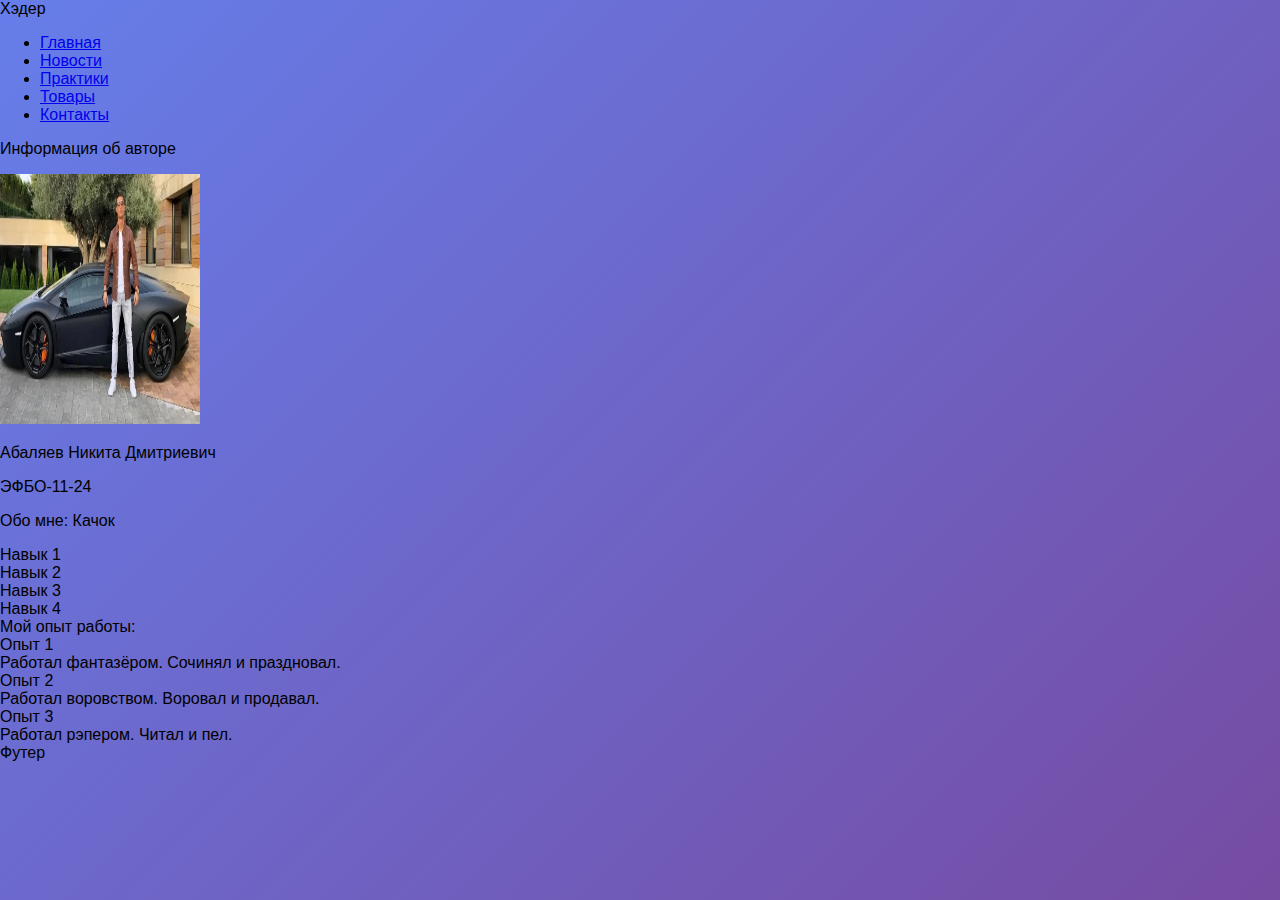
<file: index.html>
<!DOCTYPE html>
<html lamg = "ru">
    <head>
        <meta charset="UTF-8">
        <meta name="viewport" content="width=device-width, initial-scale=1.0">
        <title>Семестровая работа</title>
        <link rel="stylesheet" href="style/style.css">
    </head>
    <body>
        <div id="header">Хэдер</div>
        <div id="menu">
            <ul>
                <li><a href="index.html">Главная</a></li>
                <li><a href="pages/news.html">Новости</a></li>
                <li><a href="pages/practices.html">Практики</a></li> 
                <li><a href="pages/goods.html">Товары</a></li>
                <li><a href="pages/contacts.html">Контакты</a></li>
            </ul>
        </div>
        <div id="content">
            <p>Информация об авторе</p>
            <img src="/images/photo.webp" alt="Фото автора" width="200" height="250">
            <p>Абаляев Никита Дмитриевич</p>
            <p>ЭФБО-11-24</p>
            <p>Обо мне: Качок</p>
            <div>Навык 1</div>
            <div>Навык 2</div>
            <div>Навык 3</div>
            <div>Навык 4</div>
            <div>
                Мой опыт работы:
                <div>
                    Опыт 1<br>
                    Работал фантазёром. Сочинял и праздновал.
                </div>
                <div>
                    Опыт 2<br>
                    Работал воровством. Воровал и продавал.
                </div>
                <div>
                    Опыт 3<br>
                    Работал рэпером. Читал и пел.
                </div>
            </div>
        </div>
        <div id="footer">Футер</div>    
    </body>
</html>
</file>
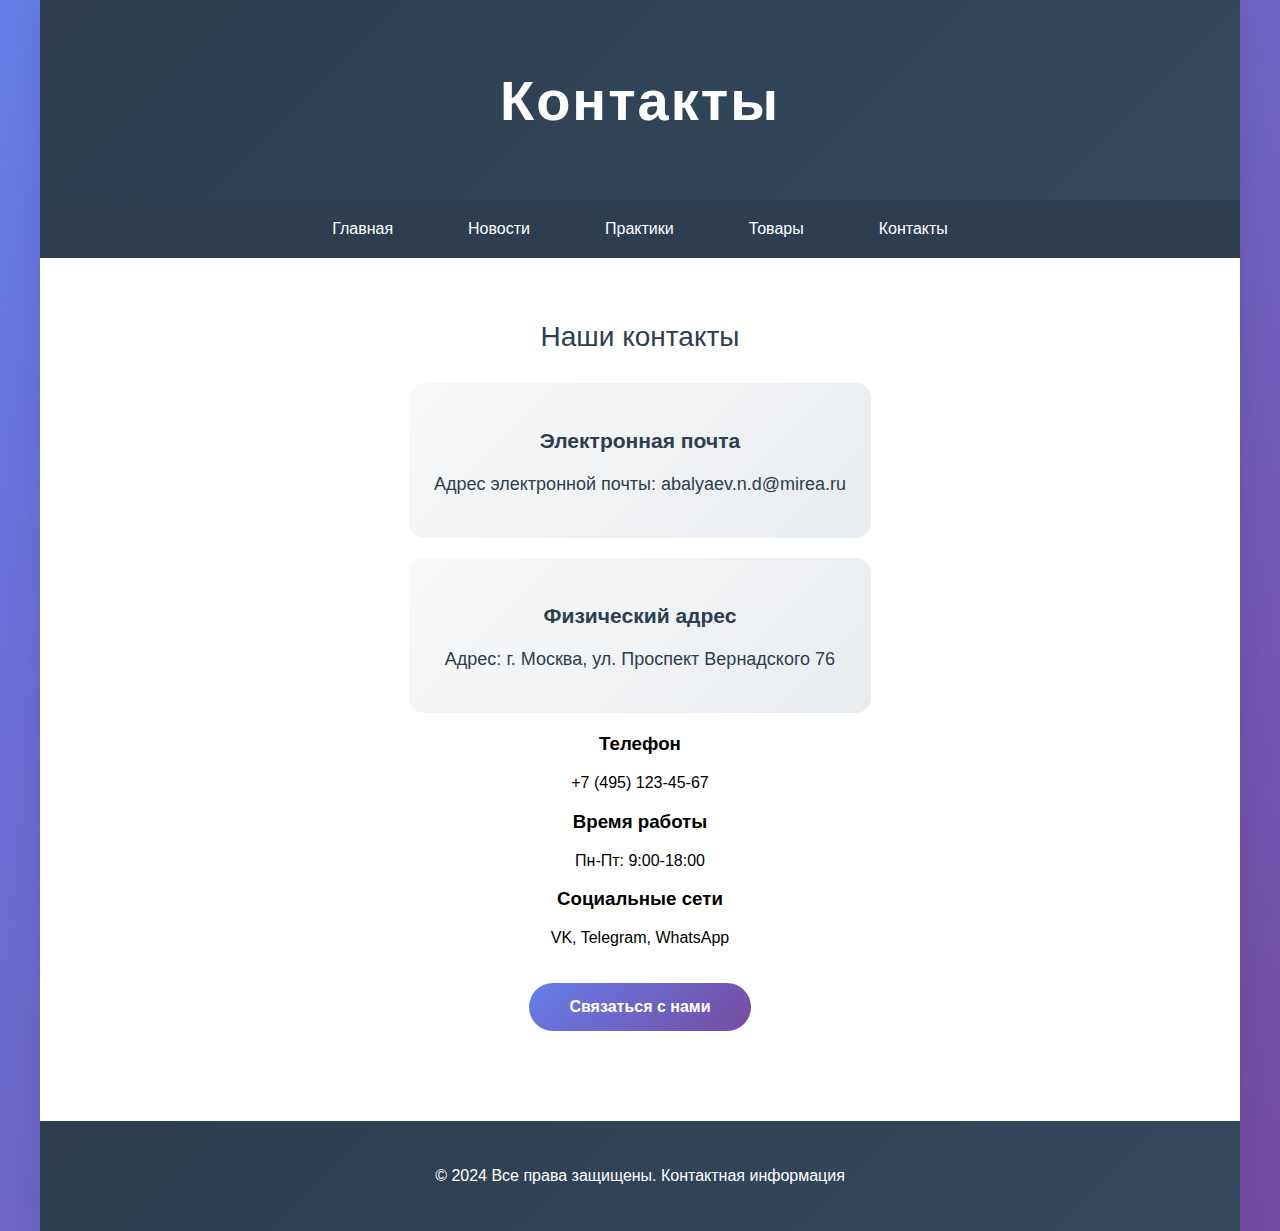
<file: pages/contacts.html>
<!DOCTYPE html>
<html lang="ru">

<head>
    <meta charset="UTF-8">
    <meta name="viewport" content="width=device-width, initial-scale=1.0">
    <title>Контакты</title>
    <link rel="stylesheet" href="../style/style.css">
    <style>
        /* Стили для модального окна */
        dialog::backdrop {
            background: rgba(0, 0, 0, 0.6);
            animation: fadeIn 0.3s ease;
        }

        dialog {
            border: none;
            border-radius: 12px;
            padding: 0;
            box-shadow: 0 10px 30px rgba(0, 0, 0, 0.3);
            animation: slideIn 0.3s ease;
            max-width: 500px;
            width: 90vw;
            max-height: 90vh;
            overflow-y: auto;
        }

        .modal-header {
            background: linear-gradient(135deg, #2c3e50 0%, #34495e 100%);
            color: white;
            padding: 1.5rem;
            border-radius: 12px 12px 0 0;
            margin: 0;
        }

        .modal-header h2 {
            margin: 0;
            color: white;
            font-size: 1.5rem;
        }

        .modal-content {
            padding: 2rem;
        }

        .form-group {
            margin-bottom: 1.5rem;
        }

        .form-group label {
            display: block;
            margin-bottom: 0.5rem;
            font-weight: 600;
            color: #2c3e50;
        }

        .form-group input,
        .form-group select,
        .form-group textarea {
            width: 100%;
            padding: 0.75rem;
            border: 2px solid #e9ecef;
            border-radius: 6px;
            font-size: 1rem;
            transition: border-color 0.3s ease;
            box-sizing: border-box;
        }

        .form-group input:focus,
        .form-group select:focus,
        .form-group textarea:focus {
            outline: none;
            border-color: #667eea;
        }

        .form-group textarea {
            min-height: 100px;
            resize: vertical;
        }

        .modal-actions {
            display: flex;
            gap: 1rem;
            justify-content: flex-end;
            margin-top: 2rem;
        }

        .btn {
            padding: 0.75rem 1.5rem;
            border: none;
            border-radius: 6px;
            cursor: pointer;
            font-size: 1rem;
            transition: all 0.3s ease;
            font-weight: 600;
        }

        .btn-primary {
            background: linear-gradient(135deg, #667eea 0%, #764ba2 100%);
            color: white;
        }

        .btn-primary:hover {
            transform: translateY(-2px);
            box-shadow: 0 5px 15px rgba(102, 126, 234, 0.4);
        }

        .btn-secondary {
            background: #f8f9fa;
            color: #2c3e50;
            border: 2px solid #e9ecef;
        }

        .btn-secondary:hover {
            background: #e9ecef;
        }

        .required {
            color: #e74c3c;
        }

        @keyframes fadeIn {
            from {
                opacity: 0;
            }

            to {
                opacity: 1;
            }
        }

        @keyframes slideIn {
            from {
                opacity: 0;
                transform: translateY(-50px) scale(0.9);
            }

            to {
                opacity: 1;
                transform: translateY(0) scale(1);
            }
        }

        /* Адаптивность */
        @media (max-width: 600px) {
            dialog {
                margin: 1rem;
                width: calc(100vw - 2rem);
            }

            .modal-actions {
                flex-direction: column;
            }

            .btn {
                width: 100%;
            }
        }
    </style>
</head>

<body>
    <div class="page-container">
        <header class="header">
            <h1>Контакты</h1>
        </header>

        <nav class="nav">
            <ul class="nav-list">
                <li class="nav-item"><a class="nav-link" href="../index.html">Главная</a></li>
                <li class="nav-item"><a class="nav-link" href="news.html">Новости</a></li>
                <li class="nav-item"><a class="nav-link" href="practices.html">Практики</a></li>
                <li class="nav-item"><a class="nav-link" href="goods.html">Товары</a></li>
                <li class="nav-item"><a class="nav-link" href="contacts.html">Контакты</a></li>
            </ul>
        </nav>

        <main class="content">
            <section class="contacts-container">
                <h2 class="section-title">Наши контакты</h2>

                <article class="contact-info">
                    <h3>Электронная почта</h3>
                    <p>Адрес электронной почты: abalyaev.n.d@mirea.ru</p>
                </article>

                <article class="contact-info">
                    <h3>Физический адрес</h3>
                    <p>Адрес: г. Москва, ул. Проспект Вернадского 76</p>
                </article>

                <div class="contact-grid">
                    <div class="contact-item">
                        <h3>Телефон</h3>
                        <p>+7 (495) 123-45-67</p>
                    </div>
                    <div class="contact-item">
                        <h3>Время работы</h3>
                        <p>Пн-Пт: 9:00-18:00</p>
                    </div>
                    <div class="contact-item">
                        <h3>Социальные сети</h3>
                        <p>VK, Telegram, WhatsApp</p>
                    </div>
                </div>

                <!-- Измененная кнопка для открытия модального окна -->
                <button class="contact-button" onclick="contactModal.showModal()">Связаться с нами</button>
            </section>
        </main>

        <footer class="footer">
            <p>© 2024 Все права защищены. Контактная информация</p>
        </footer>

        <!-- Модальное окно для формы обратной связи -->
        <dialog id="contactModal">
            <div class="modal-header">
                <h2>Форма обратной связи</h2>
            </div>

            <div class="modal-content">
                <form id="feedbackForm" method="dialog">
                    <div class="form-group">
                        <label for="name">Имя <span class="required">*</span></label>
                        <input type="text" id="name" name="name" required placeholder="Введите ваше имя">
                    </div>

                    <div class="form-group">
                        <label for="phone">Телефон <span class="required">*</span></label>
                        <input type="tel" id="phone" name="phone" required placeholder="+7 (XXX) XXX-XX-XX">
                    </div>

                    <div class="form-group">
                        <label for="email">Электронная почта <span class="required">*</span></label>
                        <input type="email" id="email" name="email" required placeholder="example@mail.ru">
                    </div>

                    <div class="form-group">
                        <label for="category">Категория обращения <span class="required">*</span></label>
                        <select id="category" name="category" required>
                            <option value="">Выберите категорию</option>
                            <option value="technical">Техническая поддержка</option>
                            <option value="commercial">Коммерческое предложение</option>
                            <option value="cooperation">Сотрудничество</option>
                            <option value="complaint">Жалоба</option>
                            <option value="suggestion">Предложение</option>
                            <option value="other">Другое</option>
                        </select>
                    </div>

                    <div class="form-group">
                        <label for="message">Текст обращения <span class="required">*</span></label>
                        <textarea id="message" name="message" required
                            placeholder="Опишите вашу проблему или вопрос..."></textarea>
                    </div>

                    <div class="modal-actions">
                        <!-- Кнопка отмены с автоматическим закрытием через form method="dialog" -->
                        <button type="button" class="btn btn-secondary" onclick="closeModal()">Отмена</button>
                        <!-- Кнопка отправки с обработкой через JavaScript -->
                        <button type="button" class="btn btn-primary" onclick="submitForm()">Отправить</button>
                    </div>
                </form>
            </div>
        </dialog>

        <script>
            // Получаем элементы модального окна и формы
            const contactModal = document.getElementById('contactModal');
            const form = document.getElementById('feedbackForm');

            // Функция для отправки формы
            function submitForm() {
                const formData = new FormData(form);

                // Простая валидация
                if (!form.checkValidity()) {
                    form.reportValidity();
                    return;
                }

                // Собираем данные формы
                const data = {
                    name: formData.get('name'),
                    phone: formData.get('phone'),
                    email: formData.get('email'),
                    category: formData.get('category'),
                    message: formData.get('message')
                };

                // В реальном приложении здесь был бы AJAX-запрос
                console.log('Данные формы:', data);

                // Показываем уведомление об успешной отправке
                alert('Спасибо! Ваше обращение отправлено. Мы свяжемся с вами в ближайшее время.');

                // Закрываем модальное окно
                contactModal.close();

                // Очищаем форму
                form.reset();
            }

            // Функция для закрытия модального окна
            function closeModal() {
                contactModal.close();
                form.reset();
            }

            // Закрытие модального окна по клику на фон
            contactModal.addEventListener('click', function (event) {
                if (event.target === this) {
                    closeModal();
                }
            });

            // Обработка отправки формы через Enter (предотвращаем стандартное поведение)
            form.addEventListener('keypress', function (event) {
                if (event.key === 'Enter' && event.target.type !== 'textarea') {
                    event.preventDefault();
                }
            });

            // Закрытие по Escape
            contactModal.addEventListener('keydown', function (event) {
                if (event.key === 'Escape') {
                    closeModal();
                }
            });
        </script>
    </div>
</body>

</html>
</file>
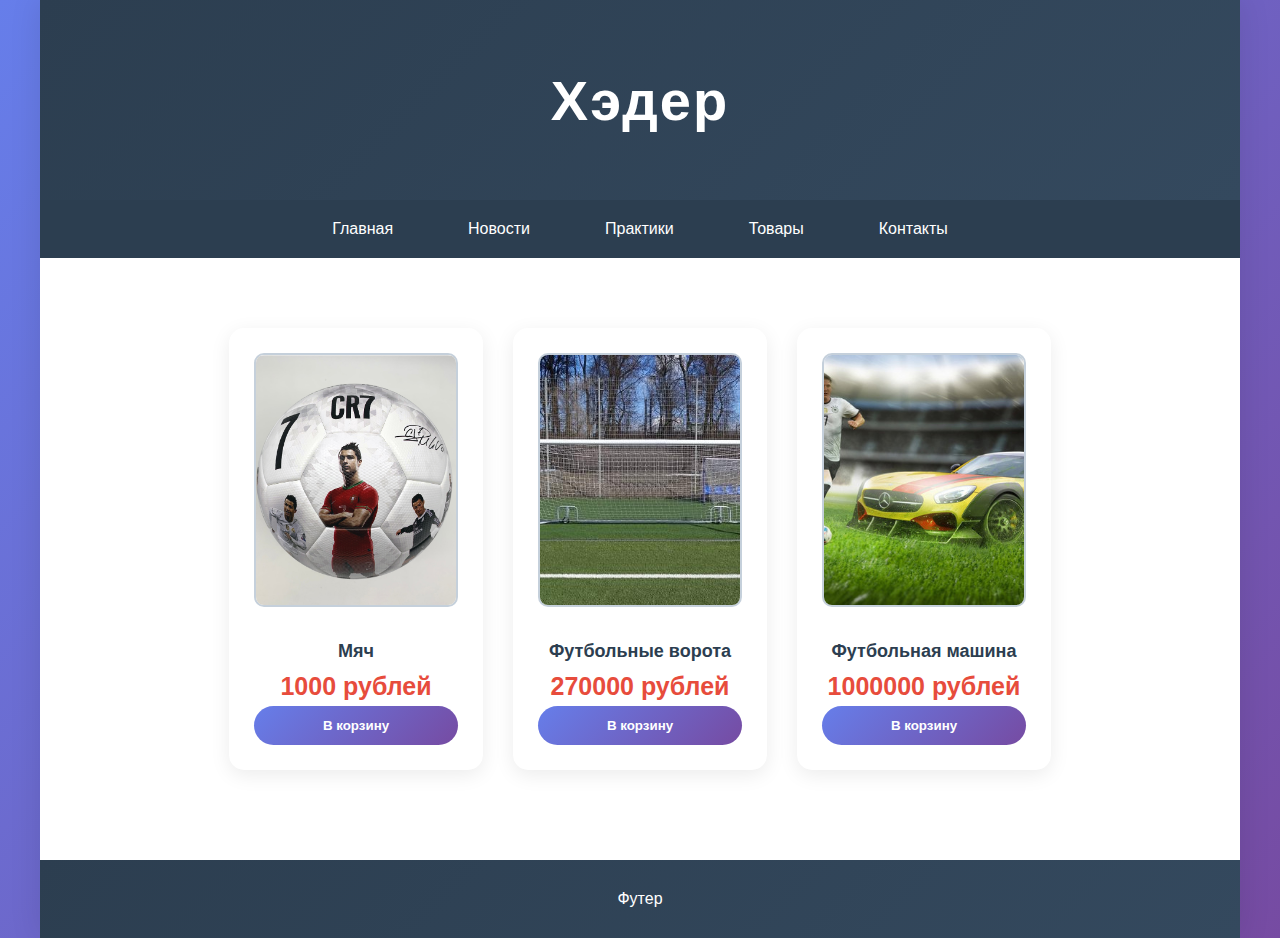
<file: pages/goods.html>
<!DOCTYPE html>
<html lang="en">

<head>
    <meta charset="UTF-8">
    <meta name="viewport" content="width=device-width, initial-scale=1.0">
    <title>Товары</title>
    <link rel="stylesheet" href="../style/style.css">
</head>

<body>
    <div class="page-container">
        <header class="header">
            <h1>
                Хэдер
            </h1>
        </header>
        <nav class="nav">
            <ul class="nav-list">
                <li class="nav-item"><a class="nav-link" href="../index.html">Главная</a></li>
                <li class="nav-item"><a class="nav-link" href="news.html">Новости</a></li>
                <li class="nav-item"><a class="nav-link" href="practices.html">Практики</a></li>
                <li class="nav-item"><a class="nav-link" href="goods.html">Товары</a></li>
                <li class="nav-item"><a class="nav-link" href="contacts.html">Контакты</a></li>
            </ul>
        </nav>
        <main class="content">
            <div class="goodsbox">
                <section class="goods">
                    <img class="goods-image" src="../images/goods1.jpg" alt="Мышка">
                    <h3 class="goods-name">Мяч</h3>
                    <p class="goods-price">1000 рублей</p>
                    <button class="product-button">В корзину</button>
                </section>
                <section class="goods">
                    <img class="goods-image" src="../images/goods2.jpg" alt="Клавиатура">
                    <h3 class="goods-name">Футбольные ворота</h3>
                    <p class="goods-price">270000 рублей</p>
                    <button class="product-button">В корзину</button>
                </section>
                <section class="goods">
                    <img class="goods-image" src="../images/goods3.jpg" alt="Наушники">
                    <h3 class="goods-name">Футбольная машина</h3>
                    <p class="goods-price">1000000 рублей</p>
                    <button class="product-button">В корзину</button>
                </section>
            </div>
        </main>
        <footer class="footer">
            Футер
        </footer>
    </div>
</body>

</html>
</file>
<file: style/style.css>
/* ===== БАЗОВЫЕ СТИЛИ ===== */
body {
    font-family: 'Segoe UI', Tahoma, Geneva, Verdana, sans-serif;
    margin: 0;
    padding: 0;
    background: linear-gradient(135deg, #667eea 0%, #764ba2 100%);
    min-height: 100vh;
}

/* ===== КОНТЕЙНЕР СТРАНИЦЫ ===== */
/* ИЗМЕНЕНИЕ: Добавили CSS Grid для основного макета страницы */
.page-container {
    max-width: 1200px;
    margin: 0 auto;
    background: white;
    min-height: 100vh;
    box-shadow: 0 0 30px rgba(0, 0, 0, 0.1);
    /* Новое: Сеточный макет для семантических областей */
    display: grid;
    grid-template-rows: auto auto 1fr auto;
    grid-template-areas:
        "header"
        "nav"
        "main"
        "footer";
}

/* ===== ШАПКА ===== */
.header {
    background: linear-gradient(135deg, #2c3e50 0%, #34495e 100%);
    color: white;
    text-align: center;
    padding: 30px;
    font-size: 28px;
    font-weight: 300;
    letter-spacing: 2px;
    /* Новое: Привязка к области сетки */
    grid-area: header;
}

/* ===== НАВИГАЦИЯ ===== */
.nav {
    background: #2c3e50;
    padding: 20px 0;
    /* Новое: Привязка к области сетки */
    grid-area: nav;
}

.nav-list {
    list-style: none;
    margin: 0;
    padding: 0;
    display: flex;
    justify-content: center;
    gap: 25px;
}

.nav-item {
    margin: 0;
}

.nav-link {
    color: white;
    text-decoration: none;
    padding: 12px 25px;
    border-radius: 25px;
    transition: all 0.3s ease;
    font-weight: 500;
}

.nav-link:hover {
    background: rgba(255, 255, 255, 0.1);
    transform: translateY(-2px);
}

/* ===== ОСНОВНОЙ КОНТЕНТ ===== */
/* ИЗМЕНЕНИЕ: Заменили .content на main для семантики */
main.content {
    padding: 40px;
    max-width: 900px;
    margin: 0 auto;
    /* Новое: Привязка к области сетки */
    grid-area: main;
}

/* ===== ГЛАВНАЯ СТРАНИЦА ===== */
.profile-header {
    text-align: center;
    margin-bottom: 40px;
}

.profile-title {
    font-size: 32px;
    color: #2c3e50;
    margin-bottom: 10px;
    font-weight: 300;
}

.profile-photo {
    width: 220px;
    height: 280px;
    border-radius: 15px;
    object-fit: cover;
    margin: 20px auto;
    border: 4px solid #667eea;
    box-shadow: 0 8px 25px rgba(102, 126, 234, 0.3);
}

.profile-name {
    font-size: 24px;
    color: #2c3e50;
    margin: 10px 0;
    font-weight: 500;
}

.profile-group {
    font-size: 18px;
    color: #7f8c8d;
    margin: 5px 0;
}

.about-me {
    background: linear-gradient(135deg, #f8f9fa 0%, #e9ecef 100%);
    padding: 25px;
    border-radius: 15px;
    margin: 30px 0;
    border-left: 5px solid #667eea;
    font-size: 16px;
    line-height: 1.8;
}

/* ===== НАВЫКИ ===== */
/* ИЗМЕНЕНИЕ: Добавили CSS Grid для навыков */
.skills-grid {
    display: grid;
    grid-template-columns: repeat(auto-fit, minmax(150px, 1fr));
    gap: 15px;
    margin: 20px 0;
}

.skill-tag {
    background: linear-gradient(135deg, #4facfe 0%, #00f2fe 100%);
    color: white;
    padding: 12px 25px;
    border-radius: 25px;
    font-weight: 600;
    font-size: 14px;
    box-shadow: 0 4px 15px rgba(79, 172, 254, 0.3);
    transition: all 0.3s ease;
    text-align: center;
}

.skill-tag:hover {
    transform: translateY(-3px);
    box-shadow: 0 6px 20px rgba(79, 172, 254, 0.4);
}

/* ===== ОПЫТ РАБОТЫ ===== */
.experience-section {
    margin-top: 50px;
}

.section-title {
    font-size: 28px;
    color: #2c3e50;
    text-align: center;
    margin-bottom: 30px;
    font-weight: 300;
}

/* ИЗМЕНЕНИЕ: Добавили CSS Grid для карточек опыта */
.experience-grid {
    display: grid;
    grid-template-columns: repeat(auto-fit, minmax(300px, 1fr));
    gap: 20px;
}

.experience-card {
    background: white;
    padding: 25px;
    border-radius: 12px;
    box-shadow: 0 5px 20px rgba(0, 0, 0, 0.08);
    border-left: 4px solid #667eea;
    transition: transform 0.3s ease;
}

.experience-card:hover {
    transform: translateX(5px);
}

.experience-title {
    font-size: 20px;
    color: #2c3e50;
    margin: 0 0 10px 0;
    font-weight: 600;
}

.experience-desc {
    color: #7f8c8d;
    line-height: 1.6;
    margin: 0;
}

/* ===== НОВОСТИ ===== */
.news-container {
    display: grid;
    gap: 25px;
}

.news-card {
    background: white;
    padding: 30px;
    border-radius: 15px;
    box-shadow: 0 5px 20px rgba(0, 0, 0, 0.08);
    border-left: 4px solid #667eea;
}

.news-title {
    font-size: 24px;
    color: #2c3e50;
    margin: 0 0 10px 0;
    font-weight: 600;
}

.news-meta {
    color: #95a5a6;
    font-size: 14px;
    margin: 0 0 15px 0;
}

.news-text {
    color: #34495e;
    line-height: 1.7;
    margin: 0;
}

/* ===== ТОВАРЫ ===== */
.products-grid {
    display: grid;
    grid-template-columns: repeat(auto-fit, minmax(280px, 1fr));
    gap: 30px;
    margin-top: 30px;
}

.product-card {
    background: white;
    padding: 25px;
    border-radius: 15px;
    text-align: center;
    box-shadow: 0 5px 20px rgba(0, 0, 0, 0.08);
    transition: transform 0.3s ease;
}

.product-card:hover {
    transform: translateY(-5px);
}

.product-image {
    width: 200px;
    height: 250px;
    border-radius: 10px;
    object-fit: cover;
    margin-bottom: 20px;
    border: 3px solid #f8f9fa;
}

.product-name {
    font-size: 18px;
    color: #2c3e50;
    margin: 10px 0;
    font-weight: 600;
}

.product-price {
    font-size: 20px;
    color: #e74c3c;
    font-weight: 700;
    margin: 5px 0;
}

/* ===== КОНТАКТЫ ===== */
.contacts-container {
    text-align: center;
}

.contact-info {
    background: linear-gradient(135deg, #f8f9fa 0%, #e9ecef 100%);
    padding: 25px;
    margin: 20px 0;
    border-radius: 15px;
    font-size: 18px;
    color: #2c3e50;
}

.contact-button {
    background: linear-gradient(135deg, #667eea 0%, #764ba2 100%);
    color: white;
    border: none;
    padding: 15px 40px;
    font-size: 16px;
    border-radius: 30px;
    cursor: pointer;
    margin-top: 20px;
    font-weight: 600;
    transition: all 0.3s ease;
}

.contact-button:hover {
    transform: translateY(-2px);
    box-shadow: 0 8px 25px rgba(102, 126, 234, 0.4);
}

/* ===== ФУТЕР ===== */
.footer {
    background: linear-gradient(135deg, #2c3e50 0%, #34495e 100%);
    color: white;
    text-align: center;
    padding: 30px;
    margin-top: 50px;
    /* Новое: Привязка к области сетки */
    grid-area: footer;
}

/* ===== АДАПТИВНОСТЬ ===== */
/* Новое: Медиа-запросы для мобильных устройств */
@media (max-width: 768px) {
    .nav-list {
        flex-direction: column;
        gap: 10px;
    }

    .skills-grid {
        grid-template-columns: 1fr;
    }

    .experience-grid {
        grid-template-columns: 1fr;
    }

    main.content {
        padding: 20px;
    }
}


/* ===== КОНТАКТЫ ===== */
.contacts-information {
    background: linear-gradient(135deg, #f8f9fa 0%, #e9ecef 100%);
    padding: 50px;
    margin: 20px 0;
    border-radius: 15px;
    font-size: 18px;
    color: #2c3e50;
}

.contactsbox {
    text-align: center;
}

.contacts-button {
    background: linear-gradient(135deg, #95a8ff 0%, #6973ff 100%);
    color: white;
    border: none;
    padding: 15px 40px;
    font-size: 16px;
    border-radius: 30px;
    cursor: pointer;
    margin-top: 20px;
    font-weight: 600;
    transition: all 0.3s ease;
}


/* ===== ТОВАРЫ ===== */
.goodsbox {
    display: flex;
    grid-template-columns: repeat(auto-fit, minmax(280px, 1fr));
    gap: 30px;
    margin-top: 30px;
}


.goods-image {
    width: 200px;
    height: 250px;
    border-radius: 10px;
    object-fit: cover;
    margin-bottom: 20px;
    border: 2px solid #c5d0db;
}

.goods {
    background: white;
    padding: 25px;
    border-radius: 15px;
    text-align: center;
    box-shadow: 0 5px 20px rgba(0, 0, 0, 0.08);
    transition: transform 0.3s ease;
}

.goods-name {
    font-size: 18px;
    color: #2c3e50;
    margin: 10px 0;
    font-weight: 600;
}

.goods-price {
    font-size: 25px;
    color: #e74c3c;
    font-weight: 700;
    margin: 5px 0;
}


.product-button {
    background: linear-gradient(135deg, #667eea 0%, #764ba2 100%);
    color: white;
    border: none;
    padding: 12px 25px;
    border-radius: 25px;
    cursor: pointer;
    font-weight: 600;
    width: 100%;
    transition: all 0.3s ease;
}


/* ===== НОВОСТИ===== */

.newsbox {
    margin-top: 50px;
}

.news {
    background: white;
    padding: 25px;
    margin: 20px 0;
    border-radius: 12px;
    box-shadow: 0 5px 20px rgba(0, 0, 0, 0.5);
    border-left: 4px solid #667eea;
    transition: transform 0.3s ease;
}

.news-title {
    font-size: 20px;
    color: #2c3e50;
    margin: 0 0 10px 0;
    font-weight: 600;
}

.news-date {
    color: #95a5a6;
    font-size: 14px;
    margin: 0 0 15px 0;
}

.news-text {
    color: #34495e;
    line-height: 1.7;
    margin: 0;
}
</file>
